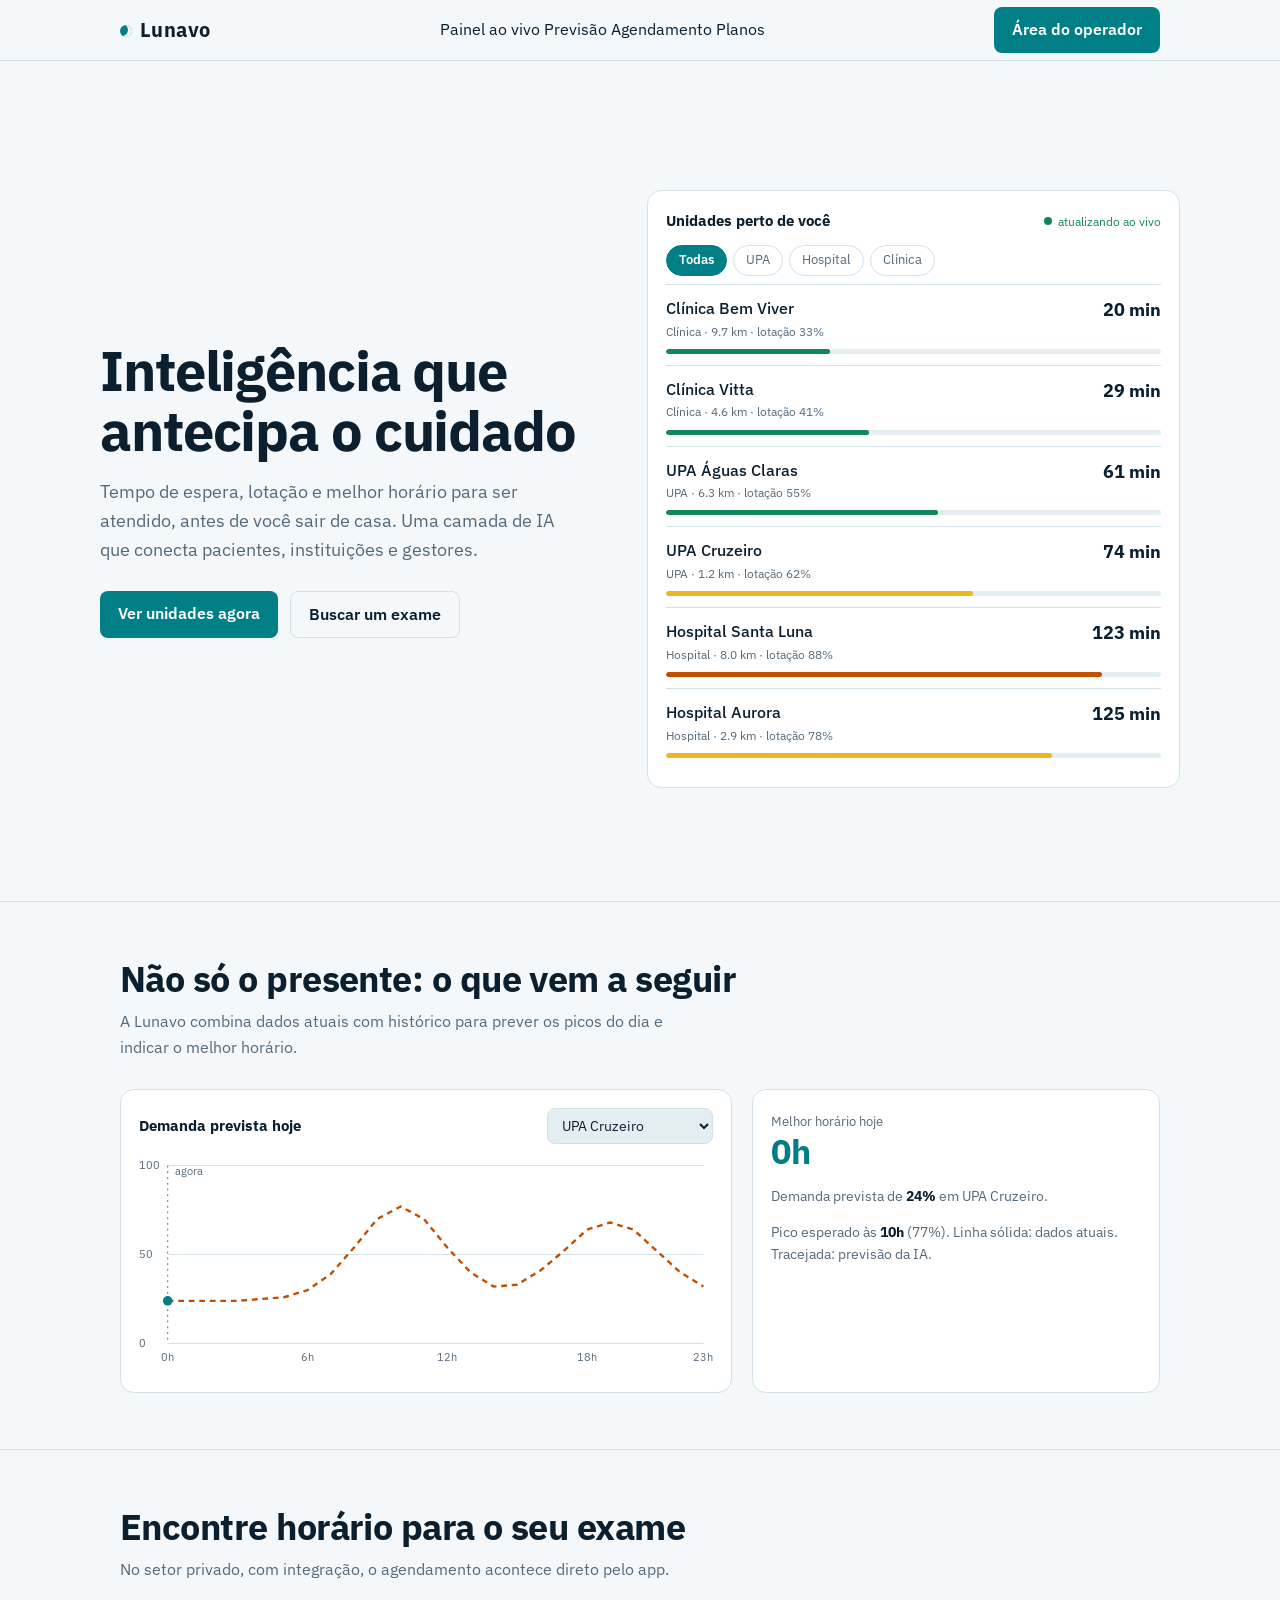
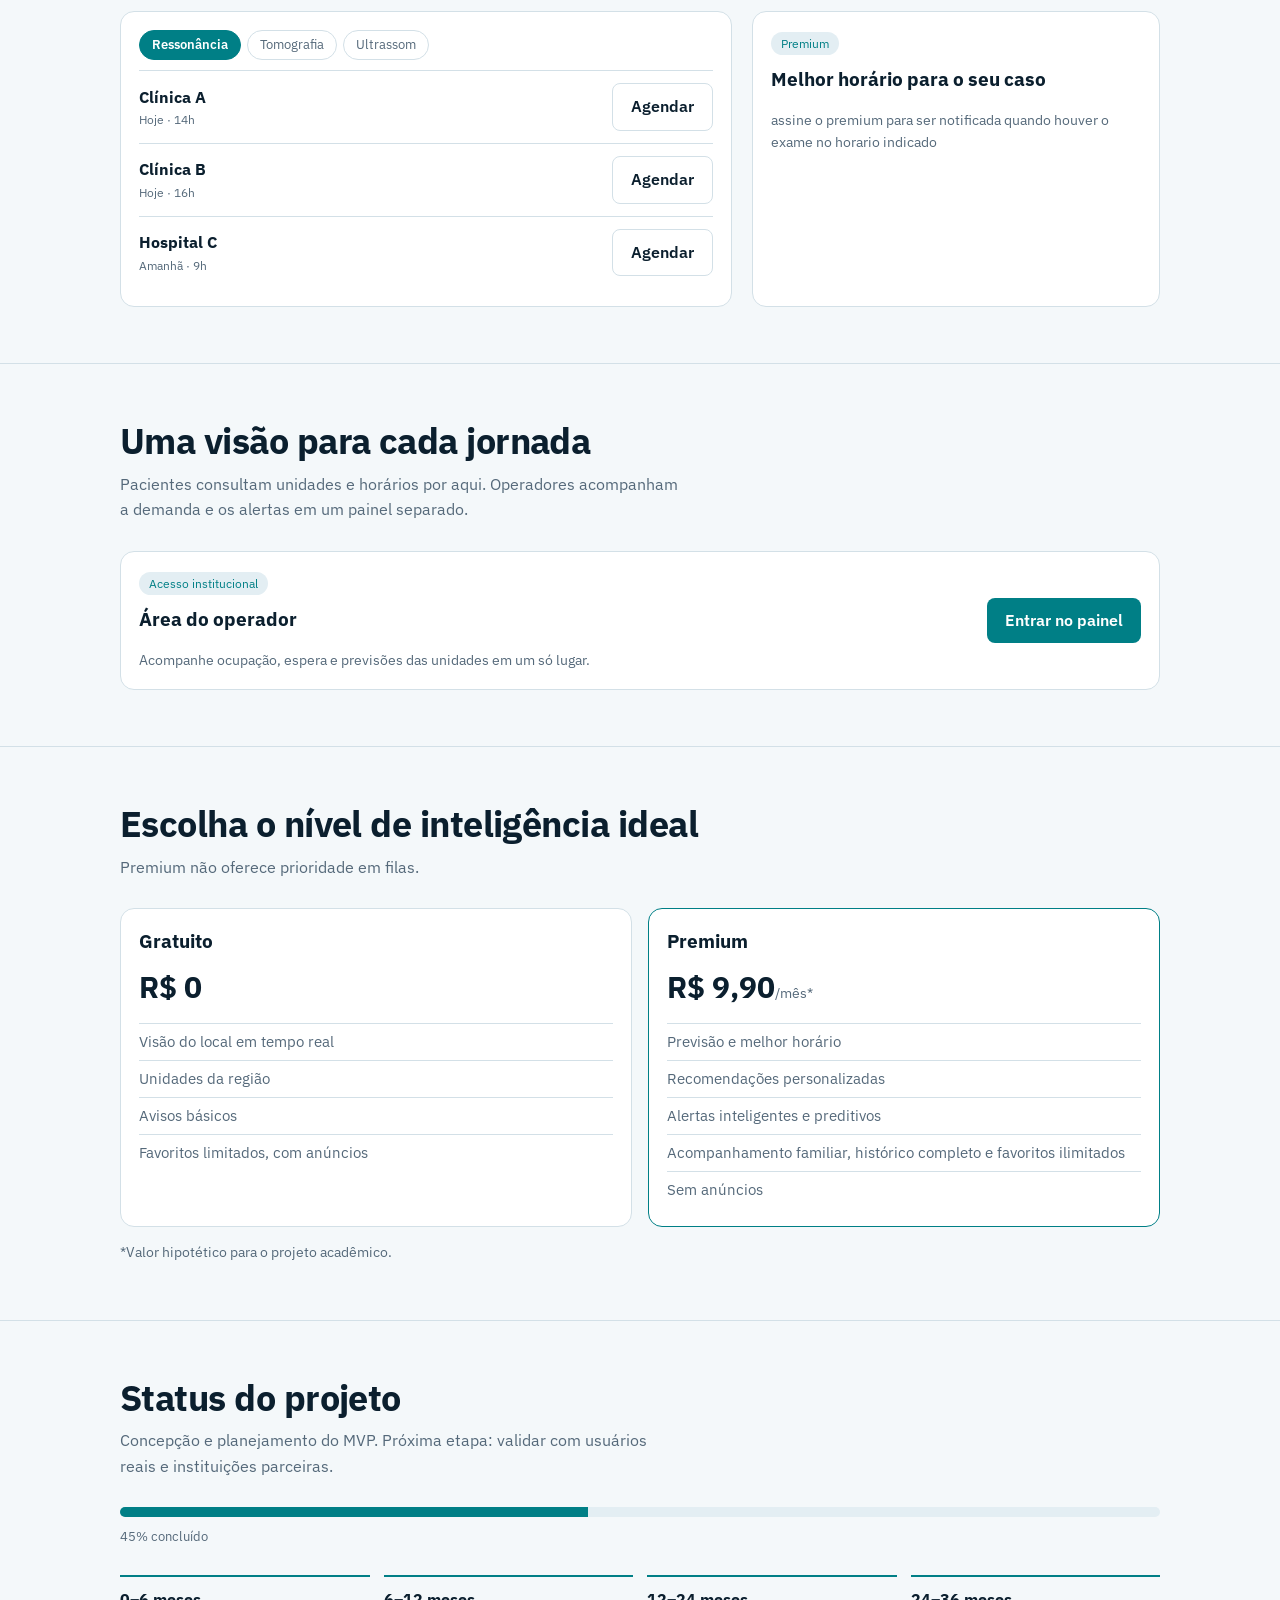
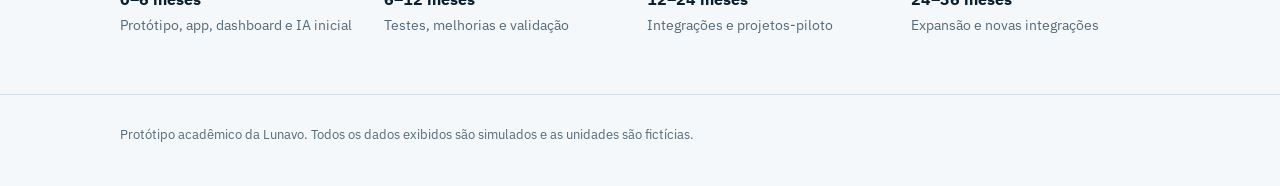
<file: Lunavo – Site inicial.html>
<!DOCTYPE html>
<html lang="pt-BR">
<head>
  <meta charset="utf-8">
  <meta name="viewport" content="width=device-width, initial-scale=1, viewport-fit=cover">
  <meta name="theme-color" content="#000a15">
  <title>Lunavo – Inteligência que antecipa o cuidado</title>

  <link rel="stylesheet" href="https://fonts.googleapis.com/css2?family=IBM+Plex+Sans:wght@400;500;600;700&display=swap">
  <link rel="stylesheet" href="lunavo.css">
</head>

<body>
  <header>
    <div class="wrap">
      <a class="logo" href="#topo"><i aria-hidden="true"></i>Lunavo</a>

      <nav aria-label="Navegação principal">
        <a href="#painel">Painel ao vivo</a>
        <a href="#previsao">Previsão</a>
        <a href="#agendar">Agendamento</a>
        <a href="#planos">Planos</a>
      </nav>

      <a class="btn" href="operador.html">Área do operador</a>
    </div>
  </header>

  <main id="topo">
    <div class="wrap hero">
      <div>
        <h1>Inteligência que antecipa o cuidado</h1>
        <p class="lead">
          Tempo de espera, lotação e melhor horário para ser atendido, antes de você sair de casa.
          Uma camada de IA que conecta pacientes, instituições e gestores.
        </p>
        <div class="row">
          <a class="btn" href="#painel">Ver unidades agora</a>
          <a class="btn ghost" href="#agendar">Buscar um exame</a>
        </div>
      </div>

      <div class="panel" id="painel">
        <div class="ph">
          <b>Unidades perto de você</b>
          <span class="live">atualizando ao vivo</span>
        </div>
        <div class="chips" id="filtros" aria-label="Filtrar unidades"></div>
        <div id="lista" style="margin-top: 8px"></div>
      </div>
    </div>

    <section id="previsao">
      <div class="wrap">
        <h2>Não só o presente: o que vem a seguir</h2>
        <p class="sub">
          A Lunavo combina dados atuais com histórico para prever os picos do dia e indicar o melhor horário.
        </p>

        <div class="grid2">
          <div class="panel">
            <div class="ph">
              <b>Demanda prevista hoje</b>
              <select id="selUnid" aria-label="Unidade"></select>
            </div>
            <svg id="grafico" viewBox="0 0 600 220" width="100%" role="img" aria-label="Gráfico de demanda por hora"></svg>
          </div>
          <div class="panel" id="insight"></div>
        </div>
      </div>
    </section>

    <section id="agendar">
      <div class="wrap">
        <h2>Encontre horário para o seu exame</h2>
        <p class="sub">No setor privado, com integração, o agendamento acontece direto pelo app.</p>

        <div class="grid2">
          <div class="panel">
            <div class="chips" id="exames" aria-label="Tipos de exame"></div>
            <div id="slots" style="margin-top: 10px"></div>
            <div class="msg" id="msg" role="status" aria-live="polite"></div>
          </div>

          <div class="panel">
            <span class="tag">Premium</span>
            <h3>Melhor horário para o seu caso</h3>
            <p class="tip">assine o premium para ser notificada quando houver o exame no horario indicado</p>
          </div>
        </div>
      </div>
    </section>

    <section>
      <div class="wrap">
        <h2>Uma visão para cada jornada</h2>
        <p class="sub">
          Pacientes consultam unidades e horários por aqui. Operadores acompanham a demanda e os alertas em um painel separado.
        </p>
        <div class="panel operator-entry">
          <div>
            <span class="tag">Acesso institucional</span>
            <h3>Área do operador</h3>
            <p class="tip">Acompanhe ocupação, espera e previsões das unidades em um só lugar.</p>
          </div>
          <a class="btn" href="operador.html">Entrar no painel</a>
        </div>
      </div>
    </section>

    <section id="planos">
      <div class="wrap">
        <h2>Escolha o nível de inteligência ideal</h2>
        <p class="sub">Premium não oferece prioridade em filas.</p>

        <div class="grid3" style="grid-template-columns: repeat(2, 1fr)">
          <div class="panel plan">
            <h3>Gratuito</h3>
            <div class="price">R$ 0</div>
            <ul class="list">
              <li>Visão do local em tempo real</li>
              <li>Unidades da região</li>
              <li>Avisos básicos</li>
              <li>Favoritos limitados, com anúncios</li>
            </ul>
          </div>

          <div class="panel plan pro">
            <h3>Premium</h3>
            <div class="price">R$ 9,90<small>/mês*</small></div>
            <ul class="list">
              <li>Previsão e melhor horário</li>
              <li>Recomendações personalizadas</li>
              <li>Alertas inteligentes e preditivos</li>
              <li>Acompanhamento familiar, histórico completo e favoritos ilimitados</li>
              <li>Sem anúncios</li>
            </ul>
          </div>
        </div>

        <p class="tip">*Valor hipotético para o projeto acadêmico.</p>
      </div>
    </section>

    <section>
      <div class="wrap">
        <h2>Status do projeto</h2>
        <p class="sub">
          Concepção e planejamento do MVP. Próxima etapa: validar com usuários reais e instituições parceiras.
        </p>

        <div class="prog"><span></span></div>
        <small style="color: var(--mut)">45% concluído</small>

        <div class="steps">
          <div><b>0–6 meses</b><span>Protótipo, app, dashboard e IA inicial</span></div>
          <div><b>6–12 meses</b><span>Testes, melhorias e validação</span></div>
          <div><b>12–24 meses</b><span>Integrações e projetos-piloto</span></div>
          <div><b>24–36 meses</b><span>Expansão e novas integrações</span></div>
        </div>
      </div>
    </section>
  </main>

  <footer>
    <div class="wrap">
      Protótipo acadêmico da Lunavo. Todos os dados exibidos são simulados e as unidades são fictícias.
    </div>
  </footer>

  <script src="lunavo.js"></script>
  <!-- JavaScript antigo mantido temporariamente como referência:
  <script>
    const unidades = [
      { nome: "UPA Cruzeiro", tipo: "UPA", k: 1.2, f: 1.1, lot: 62 },
      { nome: "Hospital Aurora", tipo: "Hospital", k: 1.6, f: 1.3, lot: 78 },
      { nome: "Clínica Vitta", tipo: "Clínica", k: 0.7, f: 0.7, lot: 41 },
      { nome: "UPA Águas Claras", tipo: "UPA", k: 1.1, f: 1, lot: 55 },
      { nome: "Hospital Santa Luna", tipo: "Hospital", k: 1.4, f: 1.2, lot: 88 },
      { nome: "Clínica Bem Viver", tipo: "Clínica", k: 0.6, f: 0.6, lot: 33 }
    ];

    unidades.forEach((unidade, index) => {
      unidade.id = index;
      unidade.dist = (1.2 + index * 1.7).toFixed(1);
    });

    let filtro = "Todas";

    const el = id => document.getElementById(id);
    const clamp = (valor, minimo, maximo) =>
      Math.max(minimo, Math.min(maximo, valor));

    const espera = unidade => Math.round(unidade.lot * unidade.k);

    const corLotacao = lotacao => {
      if (lotacao > 80) return "var(--warn)";
      if (lotacao > 60) return "#e8b923";
      return "var(--ok)";
    };

    function curva(hora, fator) {
      const picoManha = 48 * Math.exp(-((hora - 10) ** 2) / 7);
      const picoTarde = 40 * Math.exp(-((hora - 19) ** 2) / 9);
      return Math.round(clamp((22 + picoManha + picoTarde) * fator, 5, 100));
    }

    function desenharFiltros() {
      el("filtros").innerHTML = ["Todas", "UPA", "Hospital", "Clínica"]
        .map(tipo => `
          <button
            class="chip"
            aria-pressed="${tipo === filtro}"
            data-tipo="${tipo}">
            ${tipo}
          </button>`)
        .join("");

      el("filtros").querySelectorAll("button").forEach(botao => {
        botao.addEventListener("click", () => {
          filtro = botao.dataset.tipo;
          desenharFiltros();
          desenharLista();
        });
      });
    }

    function desenharLista() {
      const lista = unidades
        .filter(unidade => filtro === "Todas" || unidade.tipo === filtro)
        .sort((a, b) => espera(a) - espera(b));

      el("lista").innerHTML = lista.map(unidade => `
        <button class="unit" data-id="${unidade.id}">
          <div>
            <div class="n">${unidade.nome}</div>
            <div class="meta">
              ${unidade.tipo} · ${unidade.dist} km · lotação ${Math.round(unidade.lot)}%
            </div>
          </div>
          <div class="wait">${espera(unidade)} min</div>
          <div class="bar">
            <span style="width: ${unidade.lot}%; background: ${corLotacao(unidade.lot)}"></span>
          </div>
        </button>`).join("");

      el("lista").querySelectorAll("button").forEach(botao => {
        botao.addEventListener("click", () => {
          el("selUnid").value = botao.dataset.id;
          desenharGrafico();
          el("previsao").scrollIntoView();
        });
      });
    }

    function desenharGrafico() {
      const unidade = unidades[Number(el("selUnid").value)];
      const agora = new Date().getHours();
      const largura = 600;
      const altura = 220;
      const margemEsquerda = 30;
      const margemBaixo = 24;
      const margemTopo = 10;

      const posicaoX = hora =>
        margemEsquerda + (largura - margemEsquerda - 10) * hora / 23;

      const posicaoY = valor =>
        altura - margemBaixo - (altura - margemBaixo - margemTopo) * valor / 100;

      const pontos = [...Array(24).keys()].map(hora => [
        hora,
        curva(hora, unidade.f)
      ]);

      const passado = pontos.filter(ponto => ponto[0] <= agora);
      const futuro = pontos.filter(ponto => ponto[0] >= agora);

      const caminho = pontos => pontos
        .map((ponto, index) =>
          `${index ? "L" : "M"}${posicaoX(ponto[0]).toFixed(1)} ${posicaoY(ponto[1]).toFixed(1)}`)
        .join(" ");

      const grade = [0, 50, 100].map(valor => `
        <line
          x1="${margemEsquerda}"
          x2="${largura - 10}"
          y1="${posicaoY(valor)}"
          y2="${posicaoY(valor)}"
          stroke="var(--line)"/>
        <text x="0" y="${posicaoY(valor) + 4}">${valor}</text>`)
        .join("");

      const horas = [0, 6, 12, 18, 23].map(hora => `
        <text
          x="${posicaoX(hora)}"
          y="${altura - 6}"
          text-anchor="middle">${hora}h</text>`)
        .join("");

      el("grafico").innerHTML = `
        ${grade}
        ${horas}
        <path d="${caminho(futuro)}" fill="none" stroke="var(--warn)" stroke-width="2.5" stroke-dasharray="6 5"/>
        <path d="${caminho(passado)}" fill="none" stroke="var(--acc)" stroke-width="2.5"/>
        <line
          x1="${posicaoX(agora)}"
          x2="${posicaoX(agora)}"
          y1="${margemTopo}"
          y2="${altura - margemBaixo}"
          stroke="var(--mut)"
          stroke-dasharray="2 4"/>
        <circle
          cx="${posicaoX(agora)}"
          cy="${posicaoY(curva(agora, unidade.f))}"
          r="5"
          fill="var(--acc)"/>
        <text x="${posicaoX(agora) + 8}" y="${margemTopo + 10}">agora</text>`;

      const proximasHoras = pontos.filter(ponto =>
        ponto[0] >= agora && ponto[0] <= 22
      );

      const melhor = proximasHoras.reduce(
        (atual, candidato) => candidato[1] < atual[1] ? candidato : atual,
        proximasHoras[0] || pontos[0]
      );

      const pico = pontos.reduce((atual, candidato) =>
        candidato[1] > atual[1] ? candidato : atual
      );

      el("insight").innerHTML = `
        <small style="color: var(--mut)">Melhor horário hoje</small>
        <div class="big">${melhor[0]}h</div>
        <p class="tip">
          Demanda prevista de <b>${melhor[1]}%</b> em ${unidade.nome}.
        </p>
        <p class="tip">
          Pico esperado às <b>${pico[0]}h</b> (${pico[1]}%).
          Linha sólida: dados atuais. Tracejada: previsão da IA.
        </p>`;
    }

    function desenharGestao() {
      const total = unidades.reduce(
        (soma, unidade) => soma + Math.round(unidade.lot * 1.4),
        0
      );

      el("k1").textContent = total;
      el("k2").textContent = `${Math.round(
        unidades.reduce((soma, unidade) => soma + unidade.lot, 0) / unidades.length
      )}%`;

      const agora = new Date().getHours();
      const picos = [...Array(24).keys()]
        .filter(hora => hora > agora)
        .map(hora => [hora, curva(hora, 1)]);

      const pico = picos.length
        ? picos.reduce((atual, candidato) => candidato[1] > atual[1] ? candidato : atual)
        : [19, 0];

      el("k3").textContent = `${pico[0]}h`;
      el("k4").textContent = unidades.filter(unidade => unidade.lot > 80).length;
    }

    function tick() {
      unidades.forEach(unidade => {
        unidade.lot = clamp(unidade.lot + (Math.random() - 0.5) * 7, 15, 98);
      });

      desenharLista();
      desenharGestao();
    }

    const exames = {
      Ressonância: [
        ["Clínica A", "Hoje · 14h"],
        ["Clínica B", "Hoje · 16h"],
        ["Hospital C", "Amanhã · 9h"]
      ],
      Tomografia: [
        ["Hospital C", "Hoje · 17h"],
        ["Clínica A", "Amanhã · 8h"],
        ["Clínica D", "Amanhã · 11h"]
      ],
      Ultrassom: [
        ["Clínica B", "Hoje · 13h"],
        ["Clínica D", "Hoje · 15h"],
        ["Clínica A", "Amanhã · 10h"]
      ]
    };

    let exame = "Ressonância";

    function desenharExames() {
      el("exames").innerHTML = Object.keys(exames)
        .map(nome => `
          <button
            class="chip"
            aria-pressed="${nome === exame}"
            data-exame="${nome}">
            ${nome}
          </button>`)
        .join("");

      el("exames").querySelectorAll("button").forEach(botao => {
        botao.addEventListener("click", () => {
          exame = botao.dataset.exame;
          el("msg").style.display = "none";
          desenharExames();
        });
      });

      el("slots").innerHTML = exames[exame].map((horario, index) => `
        <div class="slot">
          <div>
            <b>${horario[0]}</b>
            <div class="meta">${horario[1]}</div>
          </div>
          <button class="btn ghost" data-index="${index}">
            Ver disponibilidade
          </button>
        </div>`).join("");

      el("slots").querySelectorAll("button").forEach(botao => {
        botao.addEventListener("click", () => {
          const horario = exames[exame][Number(botao.dataset.index)];
          const mensagem = el("msg");

          mensagem.style.display = "block";
          mensagem.textContent =
            `Horário reservado (simulação): ${exame} em ${horario[0]}, ${horario[1]}. ` +
            "Você receberá um lembrete pelo app.";
        });
      });
    }

    el("selUnid").innerHTML = unidades
      .map(unidade => `<option value="${unidade.id}">${unidade.nome}</option>`)
      .join("");

    el("selUnid").addEventListener("change", desenharGrafico);

    desenharFiltros();
    desenharLista();
    desenharGrafico();
    desenharGestao();
    desenharExames();

    setInterval(tick, 3000);
    setInterval(desenharGrafico, 60000);
  </script>
  -->
</body>
</html>
</file>
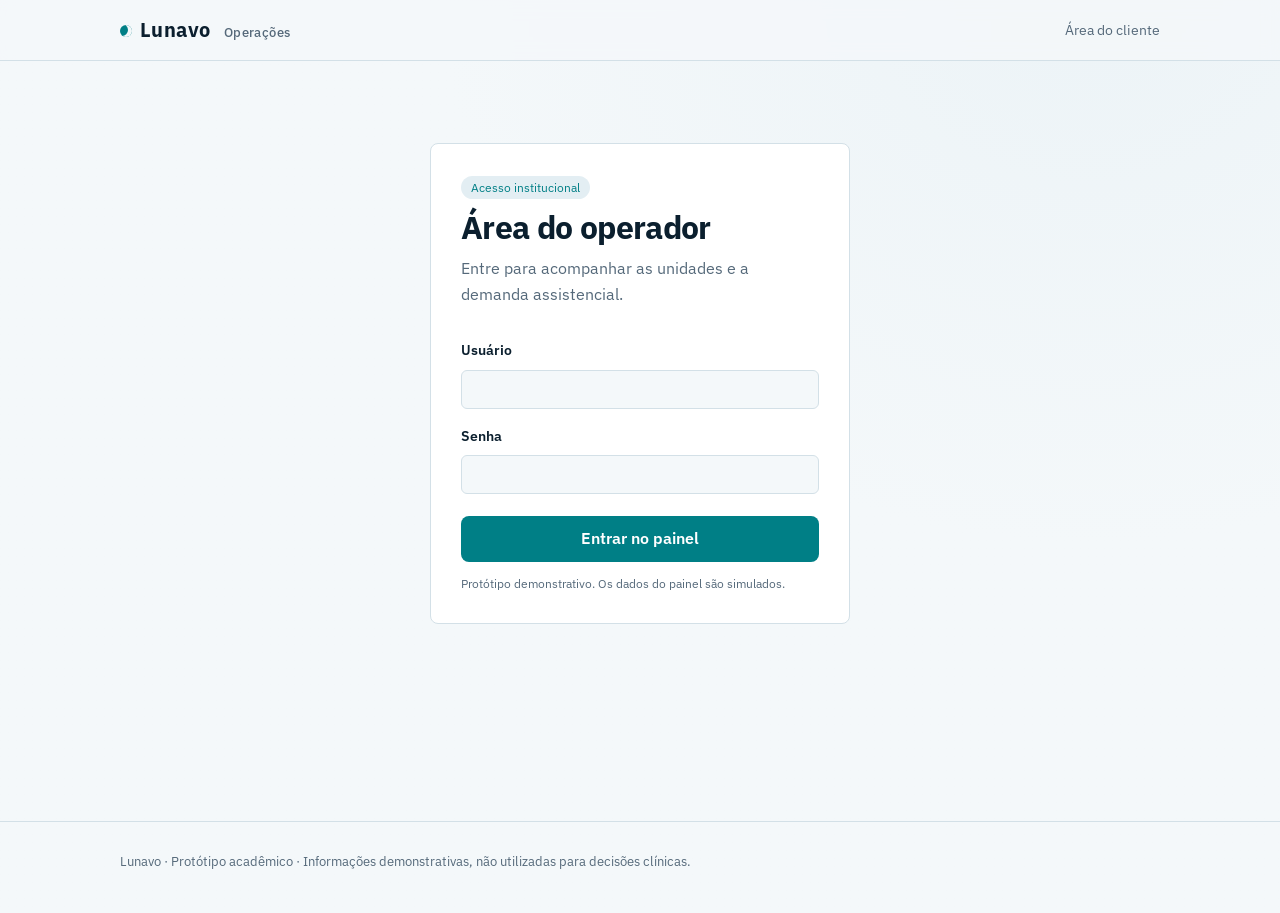
<file: operador.html>
<!DOCTYPE html>
<html lang="pt-BR">
<head>
  <meta charset="utf-8">
  <meta name="viewport" content="width=device-width, initial-scale=1, viewport-fit=cover">
  <meta name="theme-color" content="#000a15">
  <title>Área do operador | Lunavo</title>
  <link rel="stylesheet" href="https://fonts.googleapis.com/css2?family=IBM+Plex+Sans:wght@400;500;600;700&display=swap">
  <link rel="stylesheet" href="lunavo.css">
</head>
<body class="operator-page">
  <header>
    <div class="wrap">
      <a class="logo" href="Lunavo%20%E2%80%93%20Site%20inicial.html"><i aria-hidden="true"></i>Lunavo <span>Operações</span></a>
      <a class="operator-back" href="Lunavo%20%E2%80%93%20Site%20inicial.html">Área do cliente</a>
    </div>
  </header>

  <main class="operator-shell">
    <section class="operator-login" id="loginView" aria-labelledby="loginTitle">
      <span class="tag">Acesso institucional</span>
      <h1 id="loginTitle">Área do operador</h1>
      <p class="sub">Entre para acompanhar as unidades e a demanda assistencial.</p>
      <form id="loginForm">
        <label for="username">Usuário</label>
        <input id="username" name="username" autocomplete="username" required>
        <label for="password">Senha</label>
        <input id="password" name="password" type="password" autocomplete="current-password" required>
        <p class="login-error" id="loginError" role="alert" hidden>Usuário ou senha incorretos.</p>
        <button class="btn login-submit" type="submit">Entrar no painel</button>
      </form>
      <p class="login-note">Protótipo demonstrativo. Os dados do painel são simulados.</p>
    </section>

    <section id="dashboardView" class="operator-dashboard" aria-labelledby="dashboardTitle" hidden>
      <div class="dashboard-heading">
        <div>
          <span class="tag">Monitoramento institucional</span>
          <h1 id="dashboardTitle">Visão geral</h1>
          <p class="sub">Indicadores simulados, atualizados automaticamente.</p>
        </div>
        <div class="dashboard-actions">
          <span class="live">Atualizado <time id="lastUpdate">--:--:--</time></span>
          <button class="btn ghost" id="logoutButton" type="button">Sair</button>
        </div>
      </div>

      <div class="grid4 operator-kpis" aria-live="polite">
        <article class="panel kpi"><small>Pacientes aguardando</small><div class="big" id="waitingValue">--</div><span class="metric-note" id="waitingTrend">em todas as unidades</span></article>
        <article class="panel kpi"><small>Ocupação média</small><div class="big" id="occupancyValue">--%</div><span class="metric-note">capacidade instalada</span></article>
        <article class="panel kpi"><small>Espera média</small><div class="big" id="waitValue">-- min</div><span class="metric-note">estimativa atual</span></article>
        <article class="panel kpi"><small>Unidades em alerta</small><div class="big alert-value" id="alertValue">--</div><span class="metric-note">ocupação acima de 80%</span></article>
      </div>

      <div class="operator-content-grid">
        <article class="panel operator-chart-panel">
          <div class="ph"><div><b>Demanda nas próximas horas</b><div class="meta">Previsão agregada das unidades</div></div><span class="tag">Hoje</span></div>
          <div class="demand-chart" id="demandChart" role="img" aria-label="Gráfico simulado de demanda nas próximas horas"></div>
        </article>
        <article class="panel recommendation-panel">
          <span class="tag">Atenção operacional</span>
          <h2>Recomendação</h2>
          <p id="recommendation">Carregando recomendação...</p>
          <div class="recommendation-stat"><span>Próximo pico previsto</span><b id="peakValue">--:--</b></div>
          <div class="recommendation-stat"><span>Atendimentos na última hora</span><b id="servedValue">--</b></div>
        </article>
      </div>

      <article class="panel unit-panel">
        <div class="ph"><div><b>Situação das unidades</b><div class="meta">Atualização automática a cada 3 segundos</div></div><span class="live">Ao vivo</span></div>
        <div class="unit-table-wrap">
          <table class="unit-table">
            <thead><tr><th>Unidade</th><th>Ocupação</th><th>Aguardando</th><th>Espera estimada</th><th>Status</th></tr></thead>
            <tbody id="unitRows"></tbody>
          </table>
        </div>
      </article>
    </section>
  </main>

  <footer><div class="wrap">Lunavo · Protótipo acadêmico · Informações demonstrativas, não utilizadas para decisões clínicas.</div></footer>
  <script src="operador.js"></script>
</body>
</html>
</file>
<file: lunavo.css>
:root{--bg:#000a15;--surf:#0d2030;--surf2:#10344e;--line:#1b2f3c;--txt:#e8f0f5;--mut:#8b96a2;--acc:#00c4c4;--warn:#f06000;--ok:#2fd08a;--on-acc:#001a1a;color-scheme:dark}
@media(prefers-color-scheme:light){:root:not([data-theme="dark"]){--bg:#f4f8fa;--surf:#fff;--surf2:#e3eef3;--line:#d3e0e7;--txt:#0b1f2e;--mut:#55697a;--acc:#007f86;--warn:#c24e00;--ok:#13875a;--on-acc:#fff;color-scheme:light}}
*{box-sizing:border-box;margin:0}
html{scroll-behavior:smooth;scroll-padding-top:70px}
body{min-height:100vh;background:var(--bg);color:var(--txt);font-family:"IBM Plex Sans",system-ui,sans-serif;line-height:1.6;padding-top:env(safe-area-inset-top,0);padding-bottom:env(safe-area-inset-bottom,0)}
a{color:inherit;text-decoration:none}button,select{font:inherit;color:inherit}button{cursor:pointer}
:focus-visible{outline:2px solid var(--acc);outline-offset:2px}
.wrap{max-width:1080px;margin:0 auto;padding:0 20px}
header{position:sticky;top:0;z-index:5;background:color-mix(in srgb,var(--bg) 88%,transparent);border-bottom:1px solid var(--line);backdrop-filter:blur(8px)}
header .wrap{height:60px;display:flex;align-items:center;justify-content:space-between}
.logo{font-size:20px;font-weight:700;letter-spacing:.02em}.logo i{width:12px;height:12px;display:inline-block;margin-right:8px;border-radius:50%;background:var(--acc);box-shadow:inset -4px -1px 0 var(--bg)}
av{display:flex;gap:22px;color:var(--mut);font-size:14px}nav a:hover{color:var(--txt)}
.btn{padding:10px 18px;border:0;border-radius:8px;background:var(--acc);color:var(--on-acc);font-weight:600}.btn.ghost{border:1px solid var(--line);background:transparent;color:var(--txt)}
.hero{min-height:calc(100vh - 60px);padding:56px 0 40px;display:grid;grid-template-columns:1fr 1.05fr;align-items:center;gap:40px}
h1{font-size:clamp(34px,5.4vw,56px);line-height:1.08;font-weight:700;letter-spacing:-.02em}h2{margin-bottom:10px;font-size:clamp(26px,3.6vw,36px);line-height:1.15;letter-spacing:-.015em}
.lead{max-width:480px;margin:18px 0 26px;color:var(--mut);font-size:18px}.row{display:flex;flex-wrap:wrap;gap:12px}
.panel{padding:18px;border:1px solid var(--line);border-radius:14px;background:var(--surf)}
.operator-entry{display:flex;align-items:center;justify-content:space-between;gap:20px}
.operator-page{background:radial-gradient(ellipse at 85% 0%,color-mix(in srgb,var(--surf2) 45%,var(--bg)),var(--bg) 42%)}
.operator-page header .wrap{gap:20px}
.logo span{margin-left:8px;color:var(--mut);font-size:13px;font-weight:500}
.operator-back{color:var(--mut);font-size:14px}
.operator-back:hover{color:var(--txt)}
.operator-shell{max-width:1080px;min-height:calc(100vh - 140px);margin:0 auto;padding:52px 20px 72px}
.operator-login{width:min(100%,420px);margin:30px auto;padding:30px;border:1px solid var(--line);border-radius:8px;background:var(--surf)}
.operator-login h1,.dashboard-heading h1{font-size:32px;line-height:1.15}
.operator-login .sub{margin:10px 0 24px}
.operator-login form{display:grid;gap:8px}
.operator-login label{margin-top:8px;font-size:14px;font-weight:600}
.operator-login input{width:100%;padding:11px 12px;border:1px solid var(--line);border-radius:6px;background:var(--bg);color:var(--txt)}
.login-submit{margin-top:14px}
.login-error{color:var(--warn);font-size:14px}
.login-note,.metric-note{display:block;margin-top:12px;color:var(--mut);font-size:12px}
.dashboard-heading{margin-bottom:24px;display:flex;align-items:flex-end;justify-content:space-between;gap:20px}
.dashboard-heading .sub{margin:8px 0 0}
.dashboard-actions{display:flex;align-items:center;gap:18px}
.dashboard-actions .live{white-space:nowrap}
.operator-kpis{margin-bottom:18px}
.operator-kpis .panel{border-radius:6px}
.alert-value{color:var(--warn)}
.operator-content-grid{margin-bottom:18px;display:grid;grid-template-columns:1.6fr 1fr;gap:18px}
.operator-chart-panel,.recommendation-panel,.unit-panel{border-radius:6px}
.demand-chart{height:210px;padding:12px 4px 0;display:grid;grid-template-columns:repeat(6,1fr);align-items:end;gap:14px}
.chart-column{height:100%;display:grid;grid-template-rows:20px 1fr 22px;justify-items:center;align-items:end;color:var(--mut);font-size:12px}
.chart-value{color:var(--txt);font-size:12px}
.chart-track{width:min(34px,70%);height:100%;display:flex;align-items:flex-end;overflow:hidden;border-radius:4px 4px 0 0;background:var(--surf2)}
.chart-track i{width:100%;display:block;border-radius:4px 4px 0 0;background:var(--acc);transition:height .5s}
.recommendation-panel h2{margin:4px 0 10px;font-size:22px}
.recommendation-panel>p{min-height:72px;color:var(--mut);font-size:14px}
.recommendation-stat{padding:10px 0;display:flex;justify-content:space-between;gap:12px;border-top:1px solid var(--line);font-size:13px}
.recommendation-stat span{color:var(--mut)}
.unit-table-wrap{overflow-x:auto}
.unit-table{width:100%;border-collapse:collapse;text-align:left;font-size:14px}
.unit-table th,.unit-table td{padding:12px 10px;border-top:1px solid var(--line);white-space:nowrap}
.unit-table thead th{color:var(--mut);font-size:12px;font-weight:500}
.unit-table tbody th{font-weight:600}
.table-occupancy{display:inline-block;min-width:42px}
.table-meter{width:70px;height:4px;margin-left:8px;display:inline-block;vertical-align:middle;border-radius:4px;background:var(--surf2)}
.table-meter i{height:100%;display:block;border-radius:4px;background:var(--acc)}
.status-pill{padding:3px 8px;border-radius:4px;font-size:12px}
.status-alert{background:color-mix(in srgb,var(--warn) 18%,transparent);color:var(--warn)}
.status-watch{background:color-mix(in srgb,#e8b923 18%,transparent);color:#e8b923}
.status-normal{background:color-mix(in srgb,var(--ok) 16%,transparent);color:var(--ok)}
.ph{margin-bottom:12px;display:flex;align-items:center;justify-content:space-between;flex-wrap:wrap;gap:10px}.ph b{font-size:15px}
.live{display:flex;align-items:center;gap:6px;color:var(--ok);font-size:12px}.live::before{width:8px;height:8px;content:"";border-radius:50%;background:var(--ok);animation:pulse 1.6s infinite}
@keyframes pulse{50%{opacity:.25}}
@media(prefers-reduced-motion:reduce){html{scroll-behavior:auto}.live::before{animation:none}}
.chips{display:flex;flex-wrap:wrap;gap:6px}.chip{padding:4px 12px;border:1px solid var(--line);border-radius:99px;background:transparent;color:var(--mut);font-size:13px}.chip[aria-pressed="true"]{border-color:var(--acc);background:var(--acc);color:var(--on-acc);font-weight:600}
.unit{width:100%;padding:11px 0;display:grid;grid-template-columns:1fr auto;gap:2px 12px;border:0;border-top:1px solid var(--line);background:none;text-align:left}.unit:hover .n{color:var(--acc)}
.n{font-weight:500}.meta{color:var(--mut);font-size:12px}.wait{font-size:18px;font-weight:700;text-align:right}
.bar{height:5px;grid-column:1/-1;margin-top:6px;border-radius:9px;background:var(--surf2);overflow:hidden}.bar span{height:100%;display:block;border-radius:9px;transition:width .8s,background .8s}
section{padding:56px 0;border-top:1px solid var(--line)}.sub{max-width:560px;margin-bottom:28px;color:var(--mut)}
.grid2{display:grid;grid-template-columns:1.5fr 1fr;gap:20px}.grid3{display:grid;grid-template-columns:repeat(3,1fr);gap:16px}.grid4{display:grid;grid-template-columns:repeat(4,1fr);gap:14px}
select{padding:7px 10px;border:1px solid var(--line);border-radius:8px;background:var(--surf2);font-size:14px}svg text{fill:var(--mut);font-family:inherit;font-size:11px}
.big{color:var(--acc);font-size:34px;font-weight:700;line-height:1.1}.kpi .big{font-size:30px}.kpi small{color:var(--mut);font-size:13px}
.tip{margin-top:14px;color:var(--mut);font-size:14px}.tip b{color:var(--txt)}
.slot{padding:12px 0;display:flex;align-items:center;justify-content:space-between;gap:10px;border-top:1px solid var(--line)}
.msg{margin-top:12px;padding:12px;display:none;border-radius:8px;background:var(--surf2);font-size:14px}
.list{margin-top:12px;padding:0;color:var(--mut);font-size:15px;list-style:none}.list li{padding:6px 0;border-top:1px solid var(--line)}
.tag{margin-bottom:10px;padding:2px 10px;display:inline-block;border-radius:99px;background:var(--surf2);color:var(--acc);font-size:12px}.plan.pro{border-color:var(--acc)}
.price{margin:6px 0 10px;font-size:30px;font-weight:700}.price small{color:var(--mut);font-size:14px;font-weight:400}
.prog{height:10px;margin:14px 0 6px;border-radius:9px;background:var(--surf2);overflow:hidden}.prog span{width:45%;height:100%;display:block;background:var(--acc)}
.steps{margin-top:26px;display:grid;grid-template-columns:repeat(4,1fr);gap:14px}.steps div{padding-top:10px;border-top:2px solid var(--acc)}.steps b{display:block}.steps span{color:var(--mut);font-size:14px}
footer{padding:30px 0 40px;border-top:1px solid var(--line);color:var(--mut);font-size:13px}
@media(max-width:860px){.hero,.grid2,.grid3{grid-template-columns:1fr}.hero{min-height:auto}.grid4,.steps{grid-template-columns:1fr 1fr}}
@media(max-width:860px){.operator-content-grid{grid-template-columns:1fr}}
@media(max-width:700px){nav{display:none}.grid4,.steps{grid-template-columns:1fr}header .wrap{gap:12px}.operator-entry{align-items:flex-start;flex-direction:column}.operator-shell{padding:32px 16px 48px}.operator-login{margin:12px auto;padding:24px}.dashboard-heading{align-items:flex-start;flex-direction:column}.dashboard-actions{width:100%;justify-content:space-between}.unit-table{min-width:650px}}
</file>
